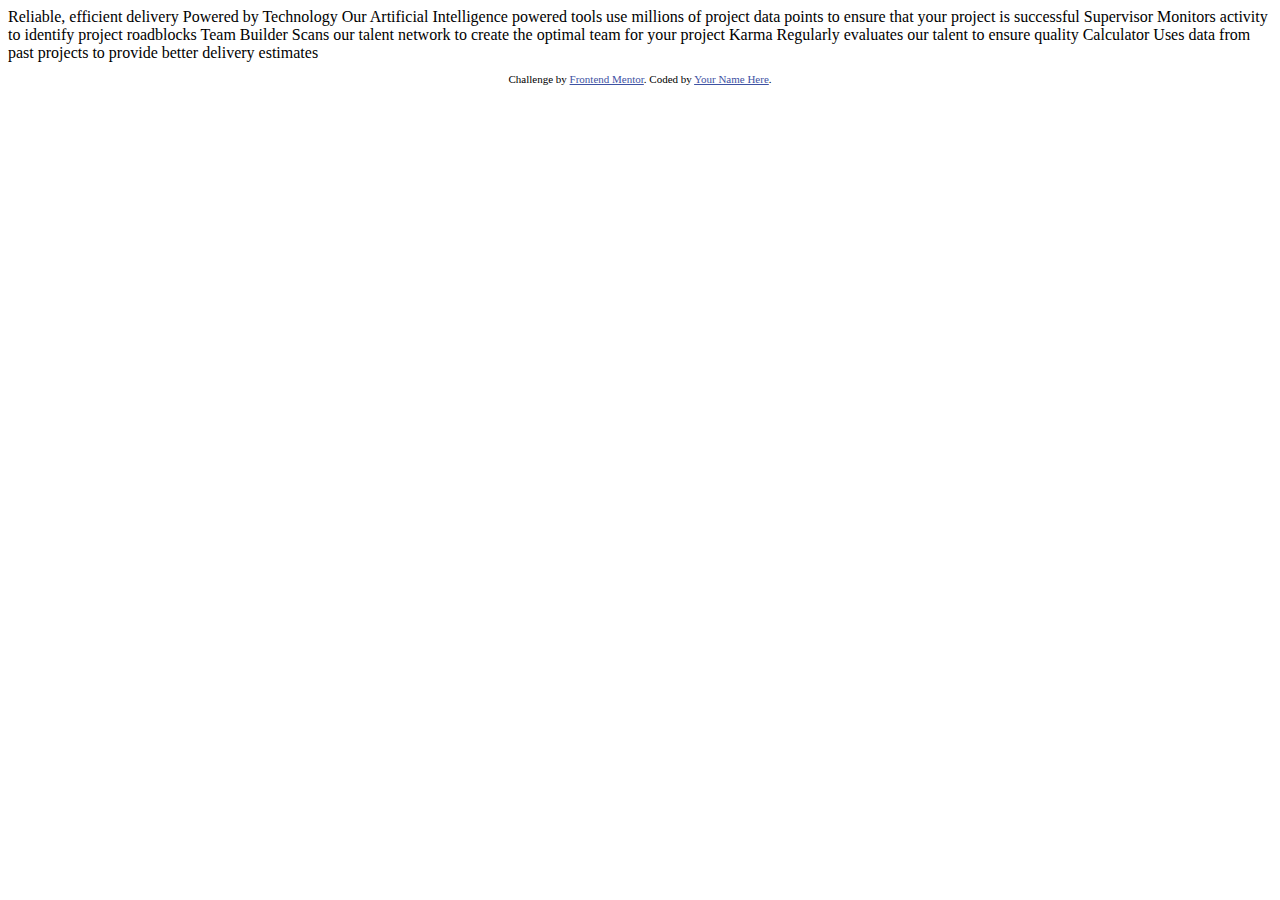
<file: desafioDiario/desafio05_four-card-feature-section-master/index.html>
<!DOCTYPE html>
<html lang="en">
<head>
  <meta charset="UTF-8">
  <meta name="viewport" content="width=device-width, initial-scale=1.0"> <!-- displays site properly based on user's device -->

  <link rel="icon" type="image/png" sizes="32x32" href="./images/favicon-32x32.png">
  
  <title>Frontend Mentor | Four card feature section</title>

  <!-- Feel free to remove these styles or customise in your own stylesheet 👍 -->
  <style>
    .attribution { font-size: 11px; text-align: center; }
    .attribution a { color: hsl(228, 45%, 44%); }
  </style>
</head>
<body>
  
  Reliable, efficient delivery
  Powered by Technology

  Our Artificial Intelligence powered tools use millions of project data points 
  to ensure that your project is successful

  Supervisor
  Monitors activity to identify project roadblocks

  Team Builder
  Scans our talent network to create the optimal team for your project

  Karma
  Regularly evaluates our talent to ensure quality

  Calculator
  Uses data from past projects to provide better delivery estimates

  
  <footer>
    <p class="attribution">
      Challenge by <a href="https://www.frontendmentor.io?ref=challenge" target="_blank">Frontend Mentor</a>. 
      Coded by <a href="#">Your Name Here</a>.
    </p>
  </footer>
</body>
</html>
</file>
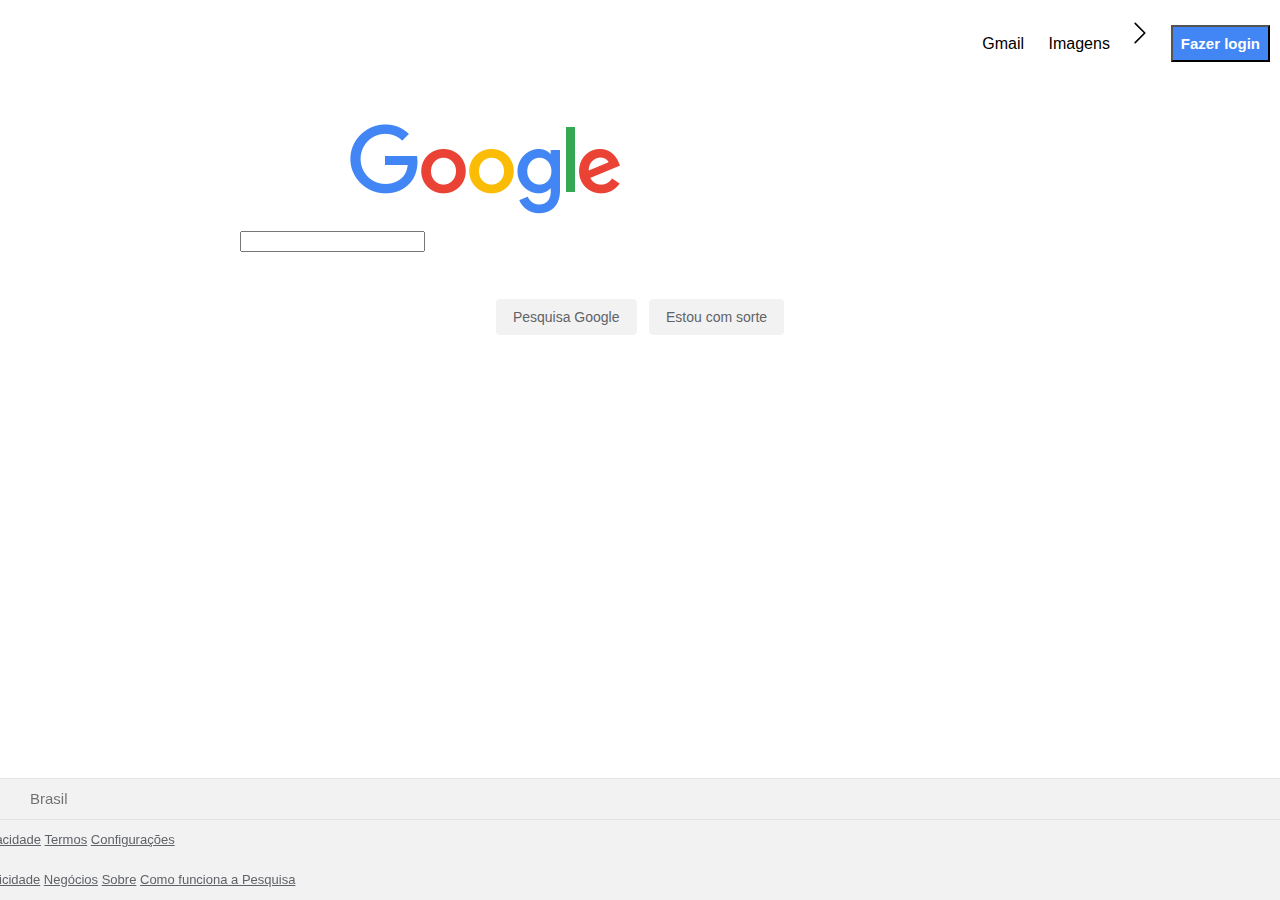
<file: desafioDiario/desafio01.html>
<meta charset="UTF-8">
<html>
    <head>
        <link rel="stylesheet" type="text/css" href="desafio01.css">
        <title>Google</title>
    </head>
    <body>
        
        <div class="header">
            <a href="#">Gmail</a>
            <a href="#">Imagens</a>
            <svg class="bi bi-grid-fill" width="32" height="32" viewBox="0 0 20 20" fill="currentColor" xmlns="http://www.w3.org/2000/svg"><path fill-rule="evenodd" d="M6.646 3.646a.5.5 0 01.708 0l6 6a.5.5 0 010 .708l-6 6a.5.5 0 01-.708-.708L12.293 10 6.646 4.354a.5.5 0 010-.708z" clip-rule="evenodd"/></svg>
            <button>Fazer login</button>
        </div>
        
        <div class="main">
            <div class="logo-img">
                <img src="desafio01_googlelogo_color_272x92dp.png">
            </div>

            <div class="caixa-pesquisa">
                <input type="text" name="txtname">
            </div>

            <!-- botoes 'Pesquisa Google' e 'Estou com sorte' -->
            <div class="botao">
                <center>
                    <input class="pesqGl" value="Pesquisa Google" aria-label="Pesquisa Google" type="submit">
                    <input class="estSorte" value="Estou com sorte" aria-label="Estou com sorte" type="submit">

                </center>
            </div>
            <!-- ******************************************** -->
        </div>

        <div id="rodape" class="down">
            <div id="configFaixa" style="height: auto; /*! visibility: visible; */">
                <div id="footcnt">
                    <div id="rodapeCinza" class="faixas Cinzas">
                        <div class="rodapeCinza">
                            <div class="faixaDeCima">
                                <div class="pais">
                                    <span class="nomePais">Brasil</span>    
                                </div>
                            </div>
                
                            <span id="ladoDireito">
                                <a href="#">Privacidade</a>
                                <a href="#">Termos</a>
                                <span style="display: inline-block; position: relative;">
                                    <a href="#">Configurações</a>
                                </span>
                            </span>
                             
                            <div class="ladoEsquerdo">
                                <a href="#">Publicidade</a>
                                <a href="#">Negócios</a>
                                <a href="#">Sobre</a>
                                <a href="#">Como funciona a Pesquisa</a>
                            </div>
                        </div>
                    </div>
                </div>
            </div>
        </div>


    </body>
</html>
</file>
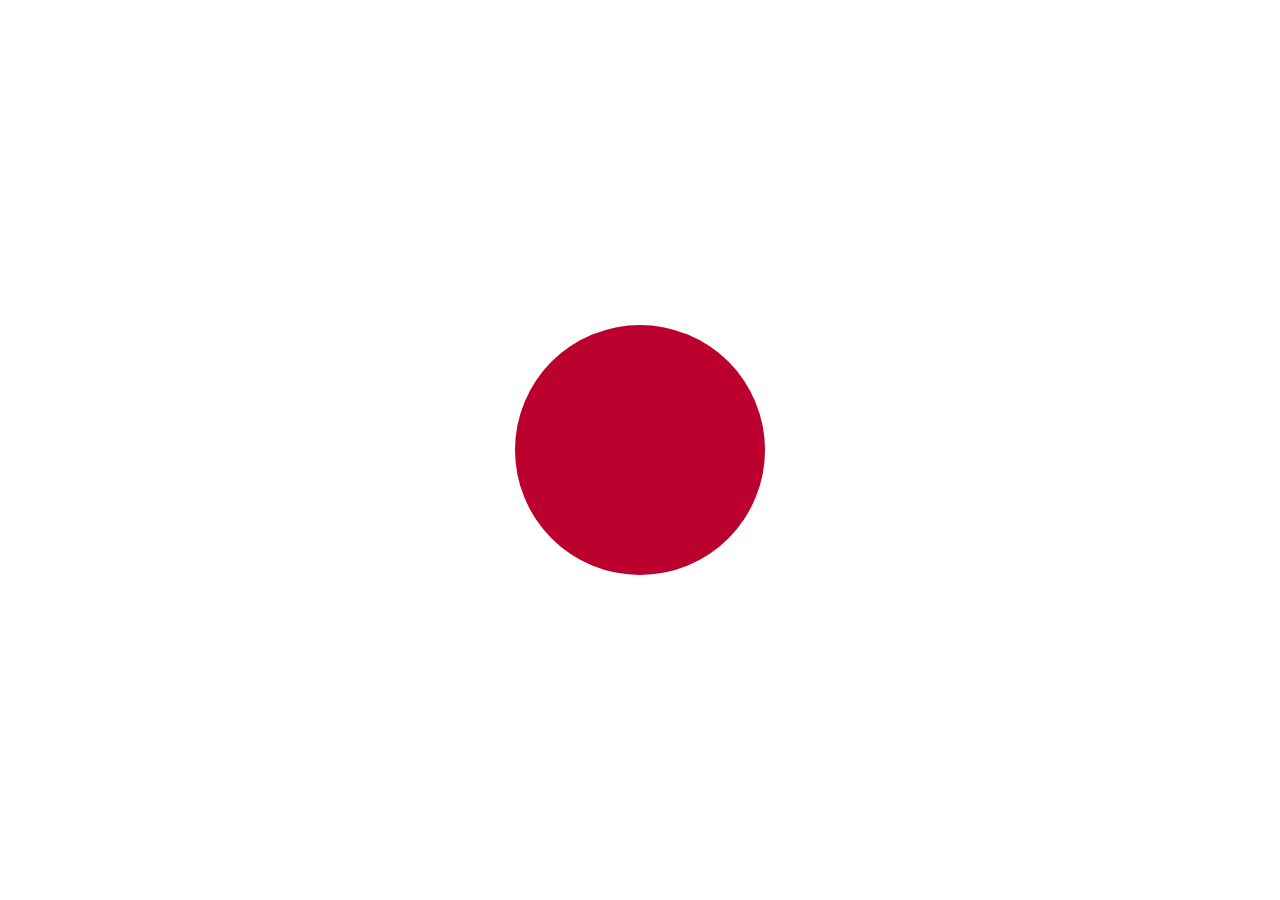
<file: desafioDiario/desafio02.html>
<meta charset="UTF-8">

<html>
    <head>
        <meta name="viewport" content="width=device-width, initial-scale=1">
        <link rel="stylesheet" type="text/css" href="desafio02.css">
        <title>Japão</title>
    </head>
    <body>
        <span class="circulo"></span>
    </body>
</html>
</file>
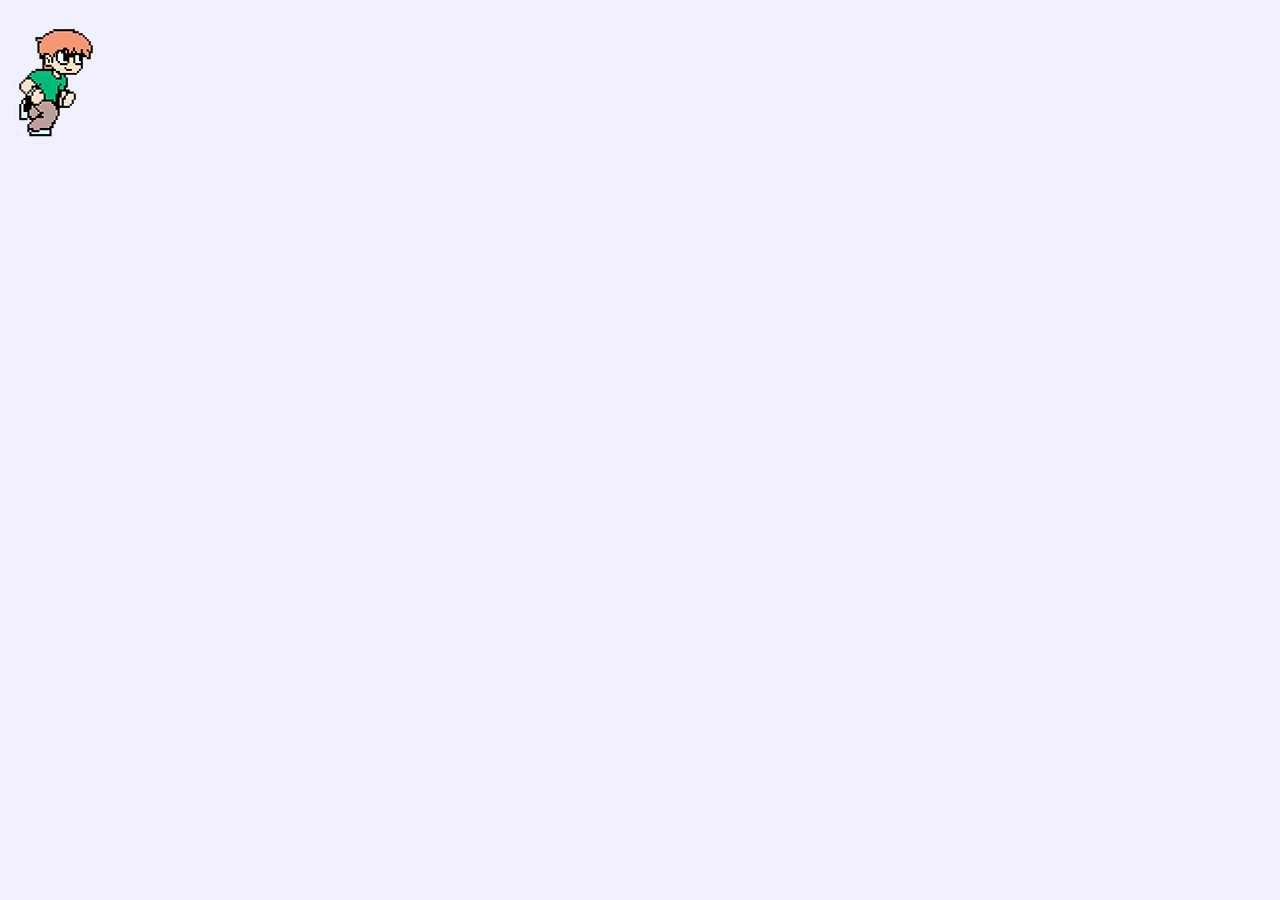
<file: desafioDiario/desafio03-1.html>
<meta charset="UTF-8">

<html>
    <head>
        <link rel="stylesheet" type="text/css" href="desafio03-1.css">
        <title>Animação CSS</title>
    </head>
    <body>
        <div id="animacao"></div>
    </body>
</html>
</file>
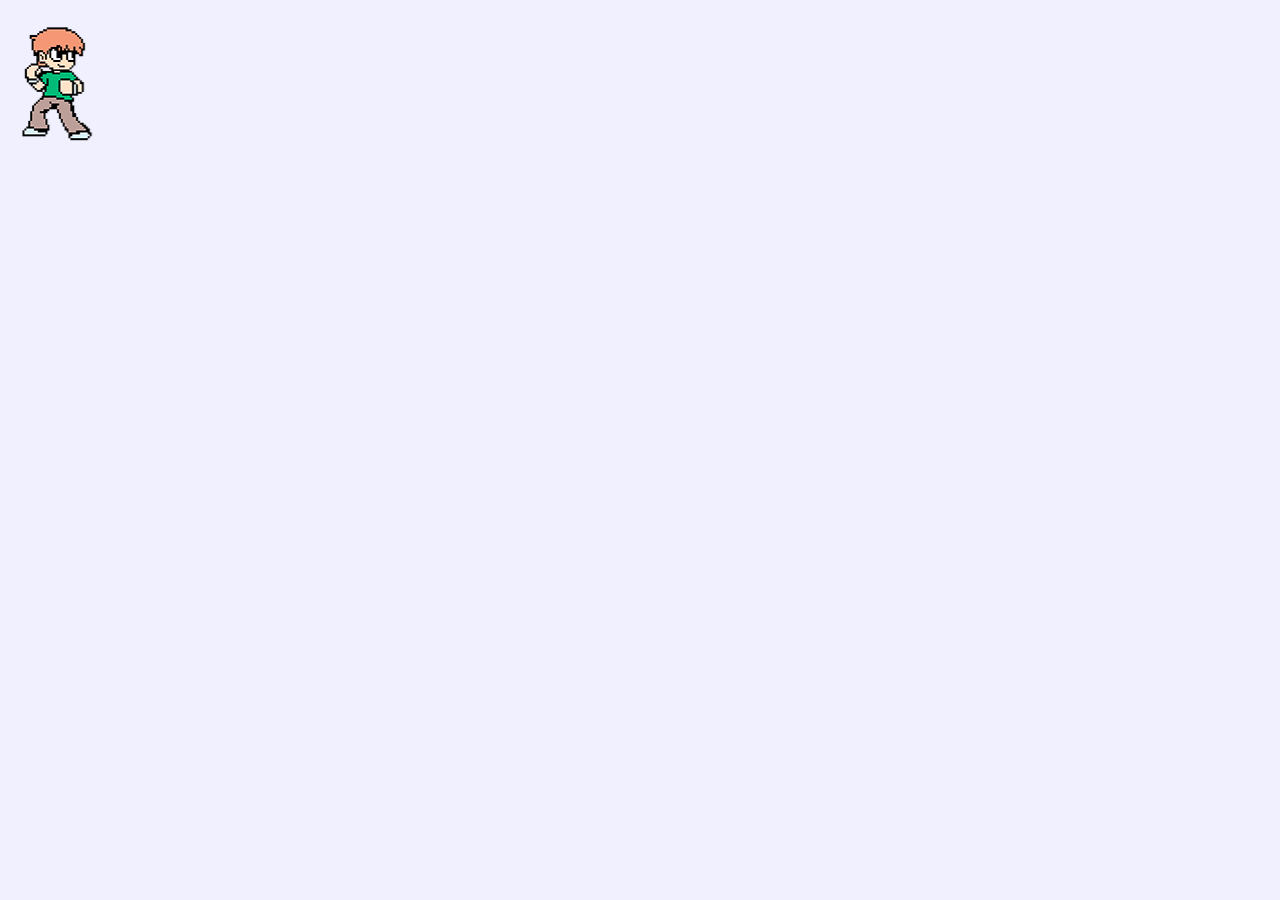
<file: desafioDiario/desafio03.html>
<meta charset="UTF-8">

<html>
    <head>
        <link rel="stylesheet" type="text/css" href="desafio03.css">
        <title>Animação CSS</title>
    </head>
    <body>
        <div id="animacao"></div>
    </body>
</html>
</file>
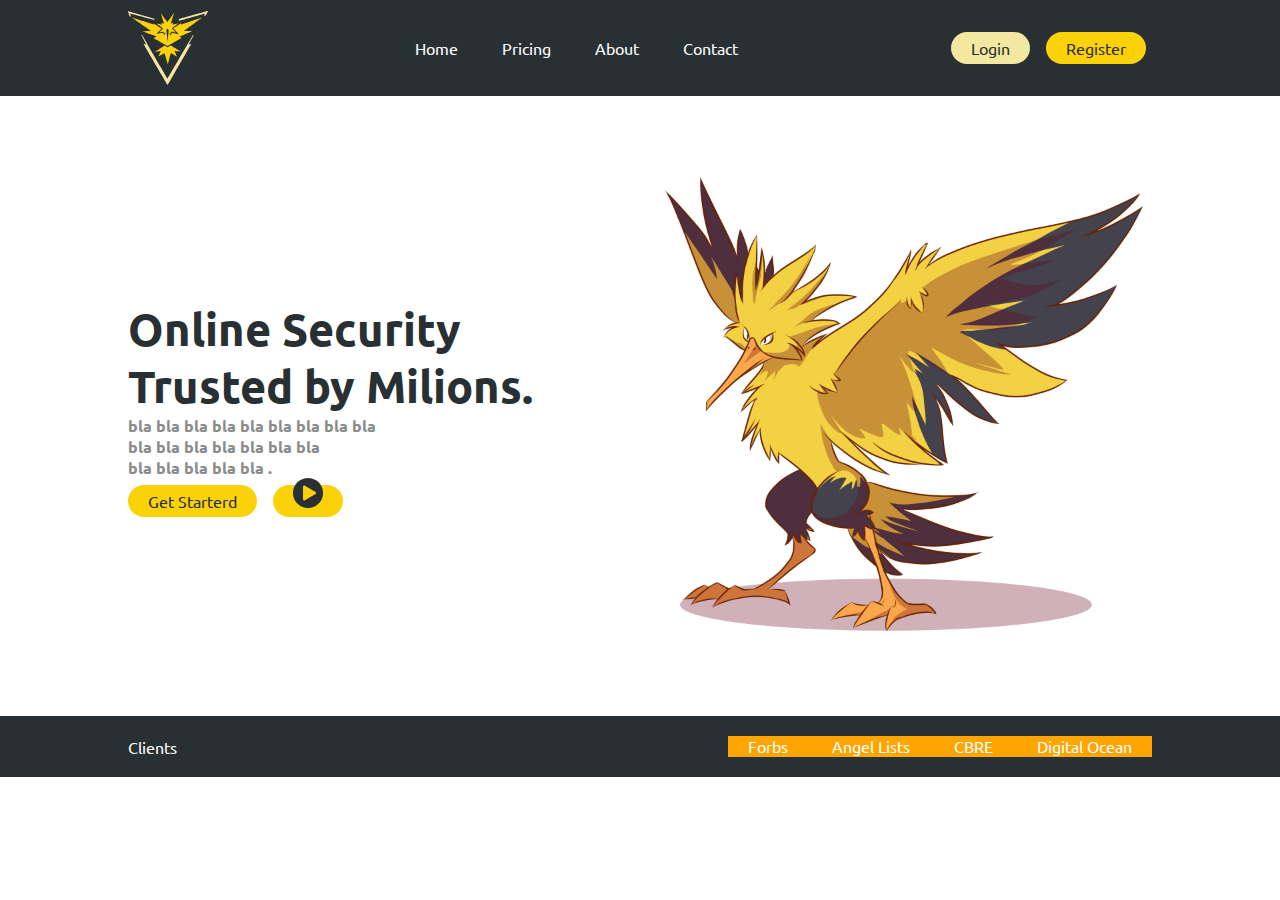
<file: desafioDiario/desafio3/desafio3.html>
<!DOCTYPE html>
<html lang="en">

    <head>
        <meta charset="UTF-8">
        <meta name="viewport" content="width=device-width, initial-scale=1.0">
        <link rel="stylesheet" type="text/css" href="desafio3.css">
        <link rel="icon" href="desafio3-icon.ico"/>
        <title>Desafio 3</title>
    </head>

    <body>   
        <header>

            <img class="logo" src="desafio3-logo.svg" alt="logo">

            <nav>
                <ul class="nav-links">
                    <li>
                        <a href="#Home">Home</a>
                    </li>
                    <li>
                        <a href="#Pricing">Pricing</a> 
                    </li>
                    <li>
                        <a href="#About">About</a>
                    </li>
                    <li>
                        <a href="#Contact">Contact</a>
                    </li>
                </ul>
            </nav>

            <div>
                <a class="btn" id="login" href="#Login">Login</a>

                <a class="btn" id="register" href="#Register">Register</a>
            </div>

        </header>

        <div class="main-content">

            <div class="text">
                <h1>Online Security <br>Trusted by Milions.</h1>

                <p>bla bla bla bla bla bla bla bla bla<br>
                    bla bla bla bla bla bla bla<br>
                    bla bla bla bla bla .
                </p>

                <div class="main-content-btn">
                    <a class="btn" id="getStarted" href="#Get_Started">Get Starterd</a>

                    <!-- Image of play -->
                    <a class="btn" id="play" href="#Play">
                        <svg version="1.1" id="play_logo" xmlns="http://www.w3.org/2000/svg" xmlns:xlink="http://www.w3.org/1999/xlink" x="0px" y="0px" viewBox="0 0 438 438" style="enable-background:new 0 0 438 438;" xml:space="preserve">
                            <g>
                                <path class="triangle" d="M328.9,203.6l-155.3-91.4c-5.9-3.6-12-3.7-18.3-0.3c-6.1,3.6-9.1,8.9-9.1,16v182.7c0,7,3,12.4,9.1,16
                                    c3,1.5,6.1,2.3,9.1,2.3c3.2,0,6.3-0.9,9.1-2.6L328.9,235c6.1-3.4,9.1-8.7,9.1-15.7C338,212.2,335,207,328.9,203.6z"/>
                                <path class="circle" d="M409.1,109.2c-19.6-33.6-46.2-60.2-79.8-79.8C295.7,9.8,259.1,0,219.3,0c-39.8,0-76.5,9.8-110.1,29.4
                                    C75.6,49,49,75.6,29.4,109.2C9.8,142.8,0,179.5,0,219.3c0,39.8,9.8,76.5,29.4,110.1c19.6,33.6,46.2,60.2,79.8,79.8
                                    c33.6,19.6,70.3,29.4,110.1,29.4c39.8,0,76.5-9.8,110.1-29.4c33.6-19.6,60.2-46.2,79.8-79.8c19.6-33.6,29.4-70.3,29.4-110.1
                                    C438.5,179.5,428.7,142.8,409.1,109.2z M328.9,235l-155.3,91.4c-2.9,1.7-5.9,2.6-9.1,2.6c-3,0-6.1-0.8-9.1-2.3
                                    c-6.1-3.6-9.1-8.9-9.1-16V127.9c0-7,3-12.4,9.1-16c6.3-3.4,12.4-3.3,18.3,0.3l155.3,91.4c6.1,3.4,9.1,8.7,9.1,15.7
                                    C338,226.3,335,231.5,328.9,235z"/>
                            </g>
                            </svg>                        
                    </a>

                </div>
            </div>

            <img class="img-zapdos" src="desafio3-zapdos.png">

        </div>

        <footer>

            <a class="footer-links" href="#Clients">Clients</a>

            <div class="clients">
                <ul class="clients-links">
                    <li>
                        <a href="#Forbs">Forbs</a>
                    </li>
                    <li>
                        <a href="#Angel-Lists">Angel Lists</a> 
                    </li>
                    <li>
                        <a href="#CBRE">CBRE</a>
                    </li>
                    <li>
                        <a href="#Digital-Ocean">Digital Ocean</a>
                    </li>
                </ul>
            </div>
        </footer>

    </body>
</html>
</file>
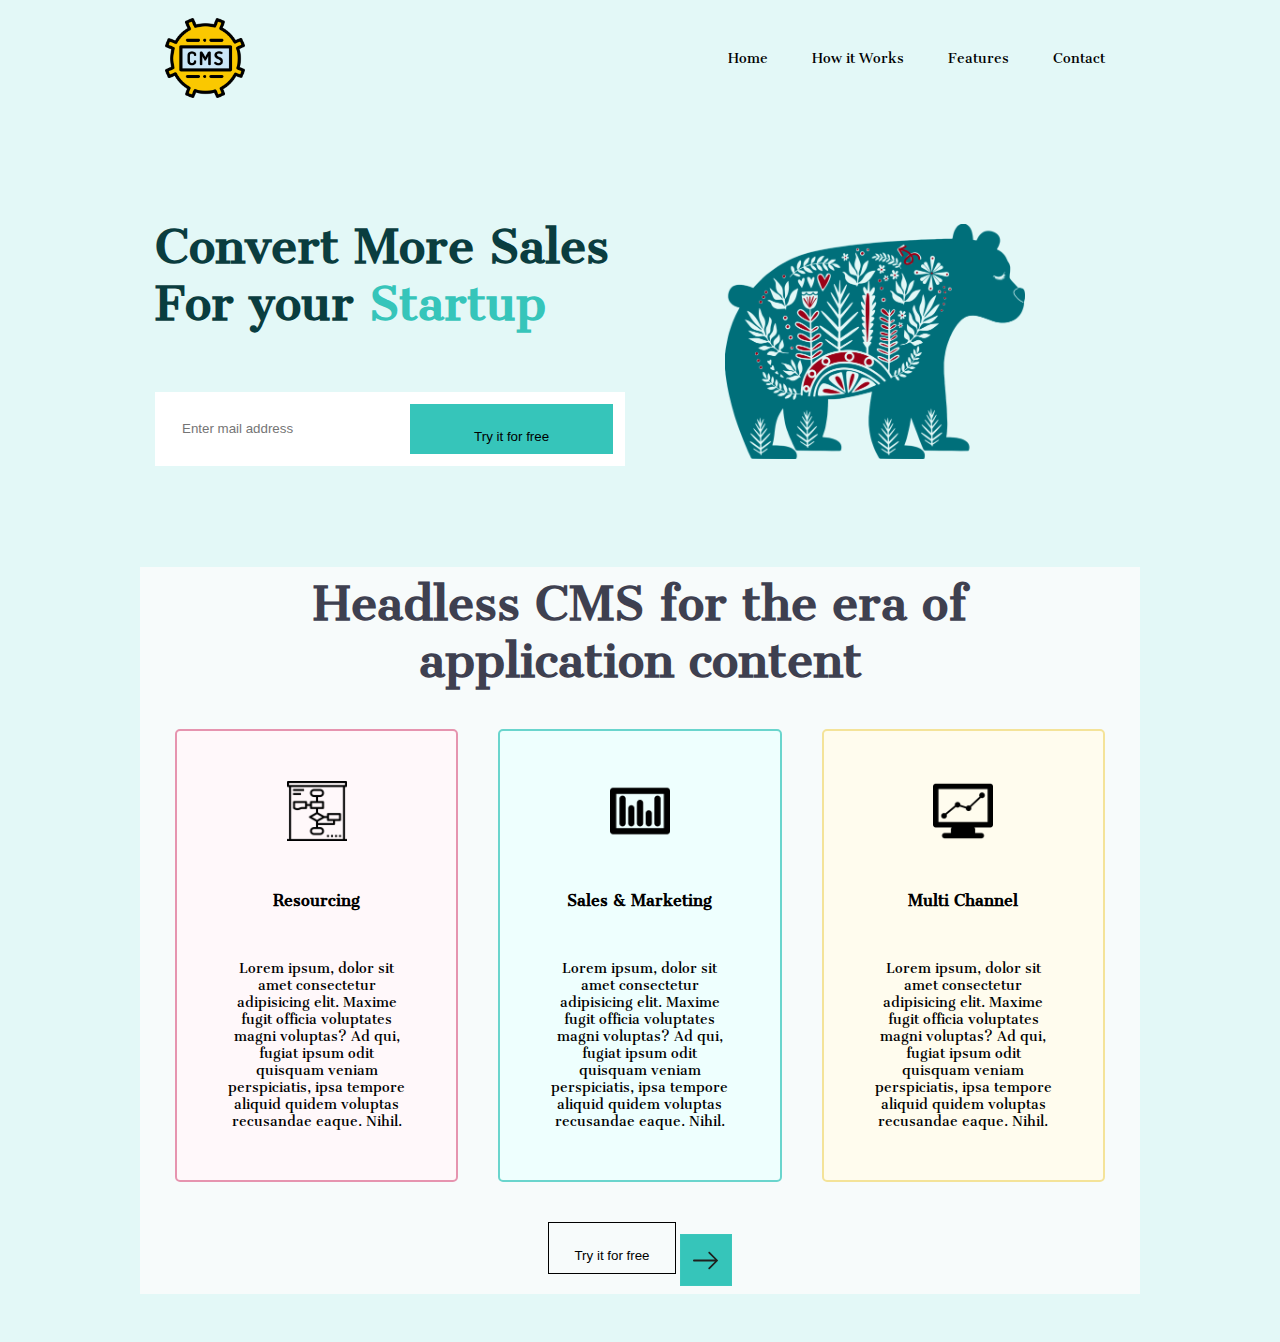
<file: desafioDiario/desafio5/desafio5.html>
<!DOCTYPE html>

<!-- 
    desafioDiario5 - Infelizmente no mundo real nem sempre a equipe de design envia o visual mobile do layout.

    Reproduzir o layout a seguir de forma responsiva:

    https://dribbble.com/shots/10283971-CMS-landing-page-exploration
-->

<html lang="pt-br">

    <head>

        <meta charset="UTF-8">
        <meta name="viewport" content="width=device-width, initial-scale=1.0">

        <link rel="stylesheet" type="text/css" href="reset.css">
        <link rel="stylesheet" type="text/css" href="desafio5.css">
        <link href="https://fonts.googleapis.com/css?family=Cantata+One&display=swap" rel="stylesheet">

        <title>Desafio 5</title>

    </head>

    <body>
        <header>
            <div class="container">

                <img src="cms.png" alt="" class="logo">

                <nav>
                    <ul class="nav-links">
                        <li>
                            <a href="#Home">Home</a>
                        </li>
                        <li>
                            <a href="#How it Works">How it Works</a>
                        </li>
                        <li>
                            <a href="#Features">Features</a>
                        </li>
                        <li>
                            <a href="#Contact">Contact</a>
                        </li>   
                    </ul>
                </nav>

            </div>
        </header>

        <section class="home">

            <div class="email">

                <h1>Convert More Sales For your <span>Startup</span></h1>

                <div class="email-submit">
                    <input type="email" name="email" maxlength="40" placeholder="Enter mail address">

                    <button type="submit" id="btn-submit">Try it for free</button>
                </div>
                
            </div>

            <img class="img-home" src="bear.png" alt="">
        
        </section>

        <section class="how-it-works">
            <div class="title">
                <h2>Headless CMS for the era of application content</h2>
            </div>

            <div class="functionalities">
                <div class="box resourcing">
                    <img src="resource.png" class="func-logo 1">
                    <h3>Resourcing</h3>
                    <p>Lorem ipsum, dolor sit amet consectetur adipisicing elit. Maxime fugit officia voluptates magni voluptas? Ad qui, fugiat ipsum odit quisquam veniam perspiciatis, ipsa tempore aliquid quidem voluptas recusandae eaque. Nihil.</p>
                </div>

                <div class="box sales-marketing">
                    <img src="sales-marketing.png" class="func-logo 2">
                    <h3>Sales & Marketing</h3>
                    <p>Lorem ipsum, dolor sit amet consectetur adipisicing elit. Maxime fugit officia voluptates magni voluptas? Ad qui, fugiat ipsum odit quisquam veniam perspiciatis, ipsa tempore aliquid quidem voluptas recusandae eaque. Nihil.</p>
                </div>
                
                <div class="box multi-channel">
                    <img src="multi-channel.png" class="func-logo 3">
                    <h3>Multi Channel</h3>
                    <p>Lorem ipsum, dolor sit amet consectetur adipisicing elit. Maxime fugit officia voluptates magni voluptas? Ad qui, fugiat ipsum odit quisquam veniam perspiciatis, ipsa tempore aliquid quidem voluptas recusandae eaque. Nihil.</p>
                </div>
            </div>

            <div class="btn setion-2">
                <button id="btn-try-it">Try it for free</button>
                <button id="btn-seta"></button>
            </div>
        </section>
        
        <section class="features 1"></section>
        <section class="features 2"></section>
        <section class="contact"></section>
        <footer></footer>
    </body>
</html>
</file>
<file: desafioDiario/desafio01.css>
body
{
    margin: 0;
    padding: 0;
    box-sizing: border-box;
    font-family: arial, sans-serif;
}


.header
{
    float: right;
    min-width: 253px;
}

.header a, .header button
{
    margin: 10px;
    color: #000;
    text-decoration: none;
}

.header button
{
    background: #4285f4;
    padding: 8px;
    font-size: 15px;
    color: #fff;
    font-weight: bold;
}

.main
{
    text-align: center;
}

.logo-img img
{
    width: 272px;
    height: 92px;
    padding-top: 109px;
}

.main div
{
    margin-top: 15px;
}

.caixa-pesquisa
{
    width: 664px;
    height: 42px;
}

/* altera o estilo dos botoes 'Pesquisa Google' e 'Estou com sorte' */
.botao input[type="submit"]
{
    background-color: #f2f2f2;
    border: 1px solid #f2f2f2;
    border-radius: 4px;
    color: #5F6368;
    font-family: arial, sans-serif;
    font-size: 14px;
    margin: 11px 4px;
    padding: 0 16px;
    line-height: 27px;
    height: 36px;
    min-width: 54px;
    text-align: center;
    cursor: pointer;
    user-select: none;
    background-image: -moz-linear-gradient(top, #f5f5f5, #f1f1f1);

}

#body, #rodape
{
    display: bleck;
}

#rodape
{
    bottom: 0;
    font-size: 10pt;
    height: 35px;
    position: fixed;
    width: 100%;
}

.down{
    margin: 0 auto;
}

.configFaixa
{
    display: block;
}

#rodapeCinza
{
    background: #f2f2f2;
    line-height: 40px;
    min-width: 980px;
    border-top: 1px solid #e4e4e4;
}

.faixas
{
    bottom: 0;
    left: 0;
    position: absolute;
    right: 0;
}

.rodapeCinza
{
    font-size: 13px;
    margin-left: -27px;
}

.faixaDeCima
{
    border-bottom: 1px solid #e4e4e4;
}

.pais
{
    margin-left: 30px;
    text-align: left;
    color: rgba(0, 0, 0, .54);
    padding-left: 27px;
}

.nomePais
{
    font-size: 15px;
}

#rodape a
{
    display: inline-block;
    color: #5F6368;
}
</file>
<file: desafioDiario/desafio02.css>
.circulo
{   
    /* faz o circulo vermelho da bandeira */
    height: 250px;
    width: 250px;        
    border-radius: 50%;
    background-color: #BC002D;
    display: inline-block;
    /* posiciona o circulo vermelho no centro da tela */
    position: absolute;
    margin: auto;
    top: 0;
    bottom: 0;
    left: 0;
    right: 0;
}
</file>
<file: desafioDiario/desafio03-1.css>
body 
{ 
    background-color: #f1f0ff;
}

#animacao  
{
    background-image: url("desafio03-1_animacao.png");
    width: 95px;
    height: 142px;
    -webkit-animation: animacao 1s steps(5) infinite;
    animation: animacao 0.5s steps(5) infinite, 
                    forward 5s linear infinite;
}

@-webkit-keyframes animacao {
    from { background-position: 0px; }
    to { background-position: -569px; }
}

@Keyframes animacao
{
    from { background-position: 0px; }
    to { background-position: -475px; }
}

@keyframes forward
{
    from { transform: translateX(-100px);}
    to { transform: translateX(1200px);}
}
</file>
<file: desafioDiario/desafio03.css>
body 
{ 
    background-color: #f1f0ff;
}

#animacao  
{
    background-image: url("desafio03_animacao.png");
    width: 94.8px;
    height: 142px;
    -webkit-animation: ciclo-animacao 1.0s steps(6) infinite;
    animation: ciclo-animacao 1.0s steps(6) infinite;}

@-webkit-keyframes ciclo-animacao {
    from { background-position: 0px; }
    to { background-position: -569px; }
}

@Keyframes ciclo-animacao
{
    from { background-position: 0px; }
    to { background-position: -569px; }
}
</file>
<file: desafioDiario/desafio5/desafio5.css>
/* Header */

body{
    background-color: #E3F8F7;
}

.container{
    display: flex;
    justify-content: space-between;
    align-items: center;
    max-width: 1000px;
    margin: 0 auto;
    padding: 8px 15px;
    background-color: #E3F8F7;
}

.logo{
    height: 80px;
    width: 80px;
    margin: 10px;
}

.nav-links{
    list-style: none;
    overflow: hidden;
}

li{
    display: inline-block;
}

li a{
    color: black;
    text-decoration: none;
    padding: 0 20px;
}

li a:hover{
    color: rgb(132, 242, 252);
}

/****************/

section{
    display: flex;
    max-width: 1000px;
    margin: 0 auto;
    padding: 8px 15px;
}

/* Section Home */

.home{
    background-color: #E3F8F7; /*indigo*/
    flex-direction: row;
    justify-content: center;
}

.email{
    display: flex;
    flex-direction: column;
    justify-content: center;
    max-width: 500px;
    /*background-color: lawngreen;*/
}

h1{
    color: #0A3D3F;
    font-size: 45px;
    margin-bottom: 60px;
}

span{
    color: #36C5BA;
}
.email-submit{
    background-color: limegreen;
    display: flex;
    flex-direction: row;
}

input{
    height: 45px;
    width: 100%;
    padding: 25px 15px;
    border: 12px solid white;
}

#btn-submit{
    height: 25px;
    width: 100%;
    text-align: center;
    padding: 25px 0;
    border: 12px solid white;
    background-color: #36C5BA;
}

.img-home{
    /*background-color: greenyellow;*/
    display: block;
    padding: 100px;
    width: 500px;
    height: 100%;
}

/* Section How it Works */

.how-it-works{
    background-color: #F7FBFB; /*indigo*/
    flex-direction: column;
    justify-content: center;
    align-items: center;
    /*padding: 150px 0;*/
}

.title{
    width: 800px;
    height: auto;
}

h2{
    color: #3E4050;
    font-size: 45px;
    text-align: center;
}

.functionalities{
    display: flex;
    flex-direction: row;
    margin: 20px 0;
}

.box{
    display: flex;
    flex-direction: column;
    align-items: center;
    background-color: #2c495c;
    border-radius: 5px;
    margin: 20px;
}

.resourcing{
    border: 2px solid #E694AF;
    background-color: #FFF8FA;
}

.sales-marketing{
    border: 2px solid #6AD5CD;
    background-color: #EEFFFE;
}

.multi-channel{
    border: 2px solid #F4E399;
    background-color: #FFFCEE;
}

.func-logo{
    width: 60px;
    height: 60px;
    margin: 50px 50px;
}

p{
    text-align: center;
    margin: 50px 50px;
}

.btn.section-2{
    display: inline-block;
    margin: 0px;
    vertical-align: middle;
    height: 25px;
    font-size: 16px;
}

#btn-try-it{
    height: 25px;
    width: fit-content;
    padding: 25px;
    border: 1px solid black;
    background-color: transparent;
}

#btn-seta{
    height: 25px;
    width: fit-content;
    padding: 25px;
    background-color: #36C5BA;
    border: 1px solid #3CC7BC;
    background-image: url("seta-direita.svg");
    background-repeat: no-repeat;
    background-size: 25px;
    background-position: center;
}
</file>
<file: desafioDiario/desafio3/desafio3.css>
@import url('https://fonts.googleapis.com/css?family=Ubuntu:400,700&display=swap'); /* 400 == regular, 700 == bold*/

*{ /* Basic reset properties */
    box-sizing: border-box;
    margin: 0;
    padding: 0;
}

/* Navigation */

li, a, h1, p{
    font-family: 'Ubuntu', sans-serif;
    font-style: normal;
    font-size: 16px;
    font-weight: 400px;
    color: #fff;
    text-decoration: none;
}

header{
    display: flex;
    background-color: #293033;
    justify-content: space-between;
    align-items: center;
    padding: 8px 10%; /* 30px top and bottom | 10% each side */
}

.logo{
    cursor: pointer;
    width: 80px;
    height: 80px;
}

.nav-links, .clients-links{
    list-style: none;
}

.nav-links li, .clients-links li{
    display: inline-block;
    padding: 0 20px;
}

.nav-links li a{
    transition: all 0.3s ease 0s;
}

.nav-links li a:hover{
    color: #fbd208;
}

/* "Botões" de login do header */

#login{
    background-color: #f4e8a1;
    color: #293033;
}

#register{
    background-color: #fbd208;
    color: #293033;
}

.btn{
    height: 30;
    margin: 0 6px;
    padding: 6px 20px;
    border-radius: 50px;
    overflow: hidden;
}

.btn:hover{
    filter: brightness(150%);
}

.main-content{
    display: flex;
    justify-content: space-between;
    align-items: center;
    padding: 60px 10%;
}

.img-zapdos{
    float: right;
    height: 500px;
    width: 500px;
}

.text{
    display: flex;
    flex-direction: column;
    column-gap: 50px;
    justify-content: space-evenly;
    
}

h1{
    font-weight: 700px;
    font-size: 45px;
    color: #293033;
}

p{
    color: #8a8c8d;
    font-weight: bold;
}

#getStarted{
    background-color: #fbd208;
    color: #293033;
    margin-left: 0;
}

#play{
    background-color: #fbd208;
}


.btn svg{
    height: 30px;
}

#play_logo .triangle{
    fill: #fbd208;
}

#play_logo .circle{
    fill: #293033;
}

footer{
    display: flex;
    background-color: #293033;
    justify-content: space-between;
    align-items: center;
    padding: 20px 10%; /* 30px top and bottom | 10% each side */
}

footer .clients{
    display: flex;
    background-color: orange;
}
</file>
